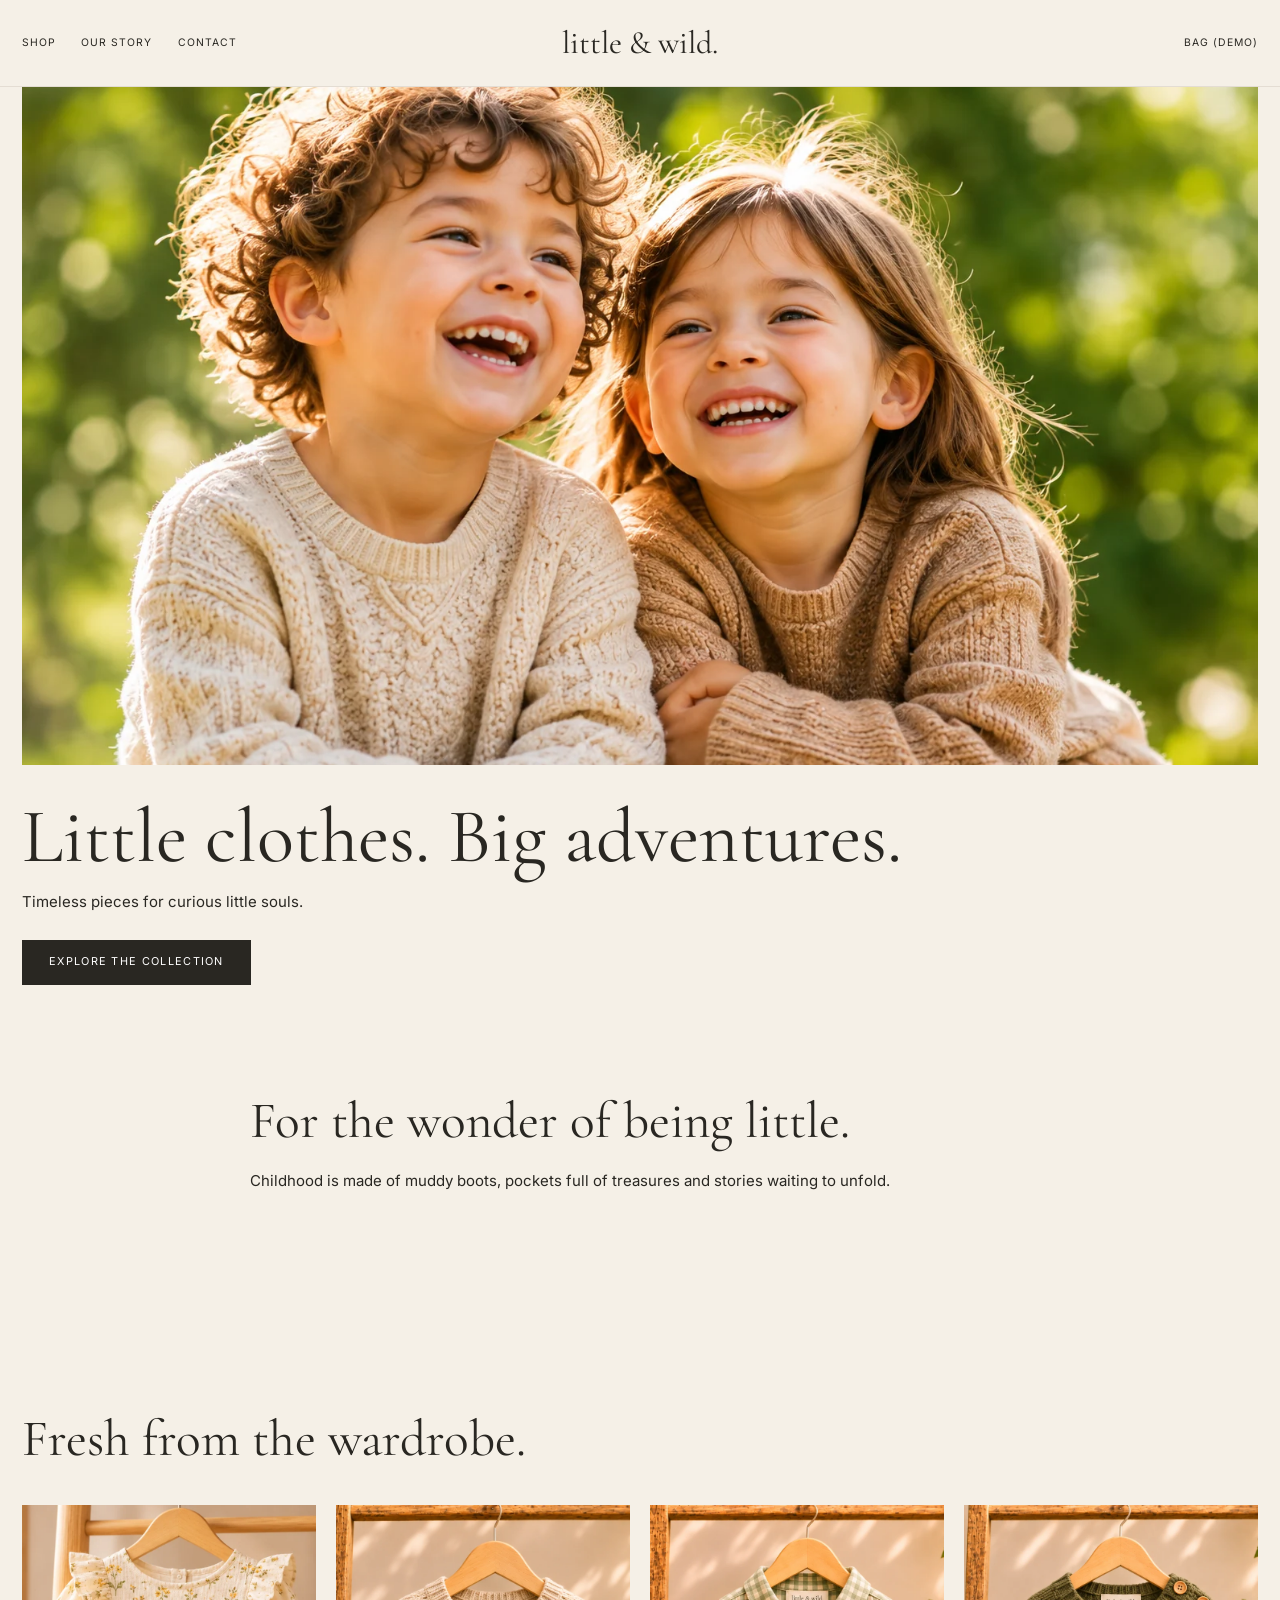
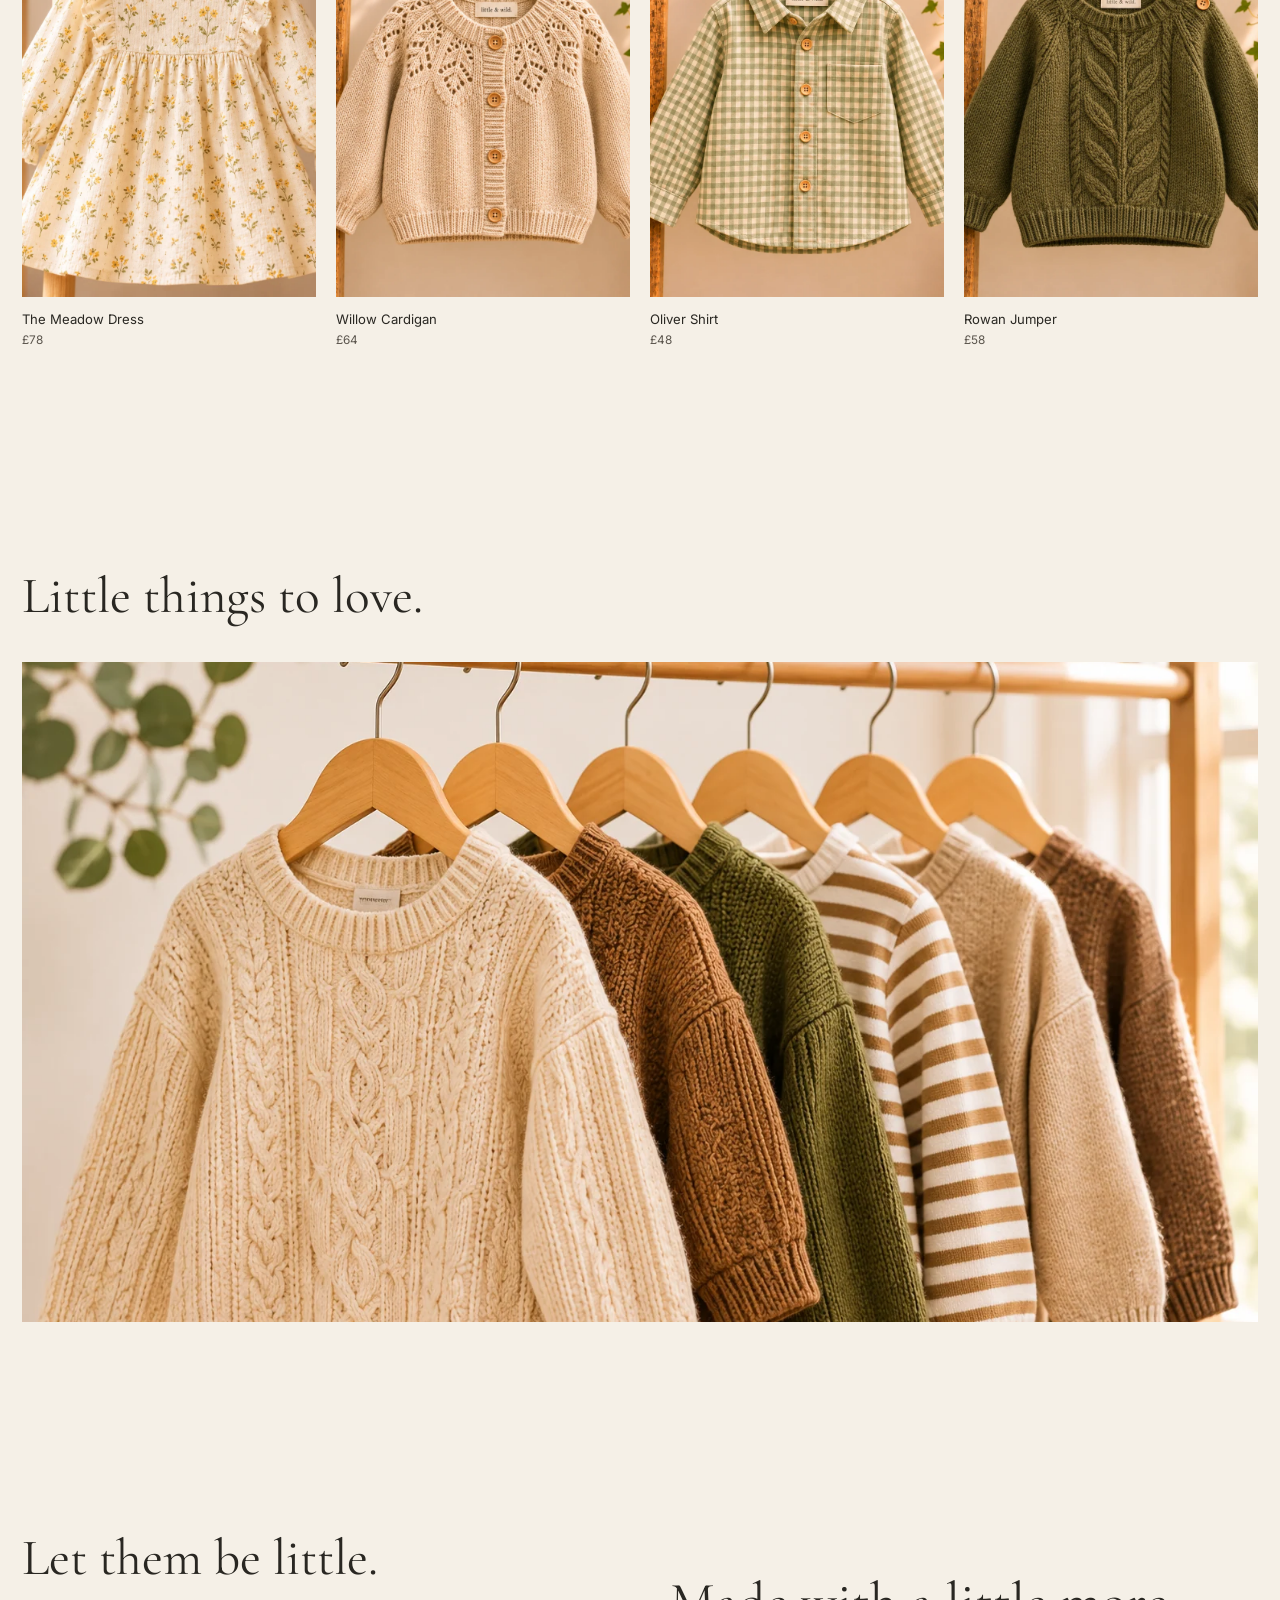
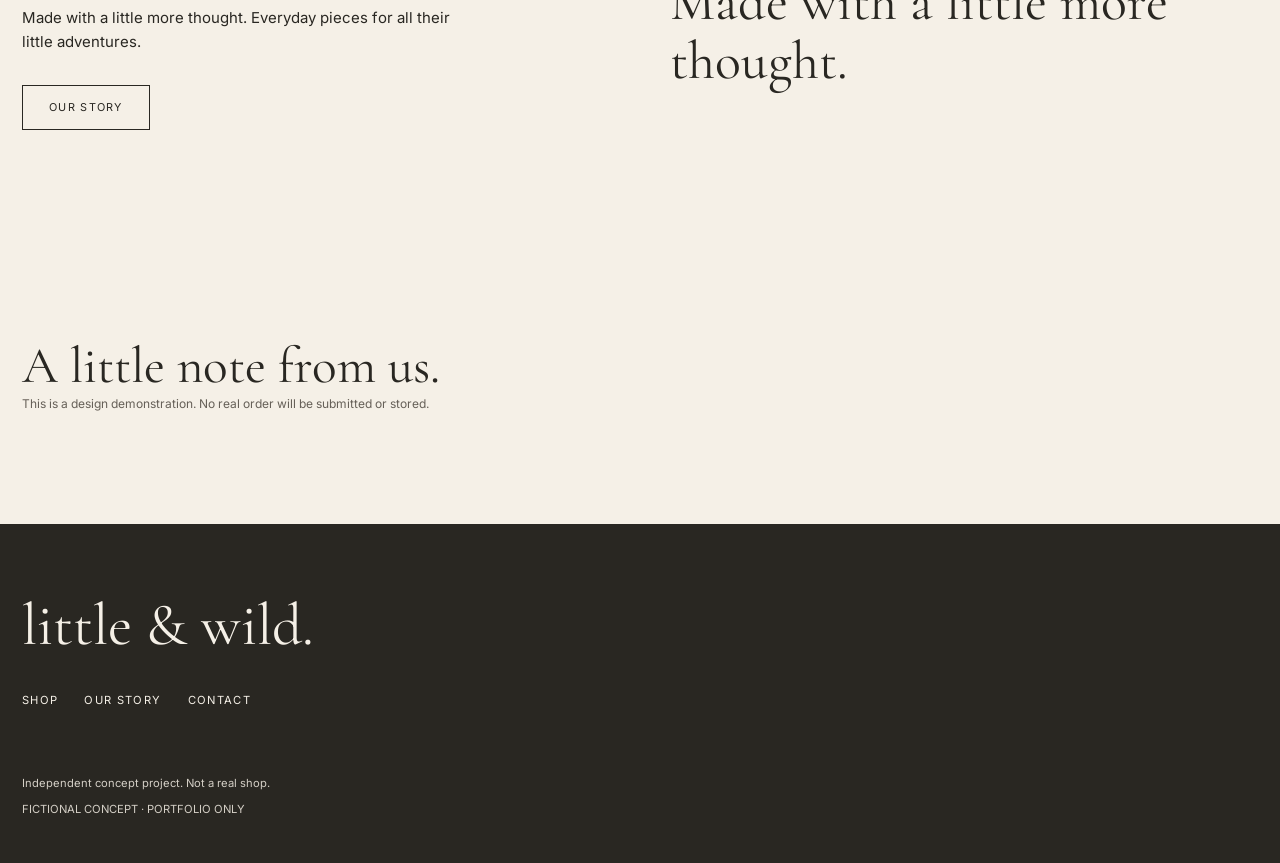
<file: docs/index.html>
<!doctype html>
<html lang="en-GB"
  ><head
    ><meta charset="utf-8" /><meta
      name="viewport"
      content="width=device-width, initial-scale=1"
    /><meta name="robots" content="noindex,nofollow" /><meta
      name="theme-color"
      content="#F5F0E7"
    /><meta
      name="description"
      content="little & wild. — a fictional British childrenswear brand, created as an independent design portfolio concept."
    /><link rel="icon" href="favicon.svg" type="image/svg+xml" /><link
      rel="preconnect"
      href="https://fonts.googleapis.com"
    /><link rel="preconnect" href="https://fonts.gstatic.com" crossorigin /><link
      href="https://fonts.googleapis.com/css2?family=Cormorant+Garamond:wght@400;500&family=Inter:wght@400;500;600&display=swap"
      rel="stylesheet"
    /><link rel="stylesheet" href="css/reset.css" /><link
      rel="stylesheet"
      href="css/variables.css"
    /><link rel="stylesheet" href="css/base.css" /><link
      rel="stylesheet"
      href="css/components.css"
    /><link rel="stylesheet" href="css/pages.css" /><link
      rel="canonical"
      href="https://coco2014-crn.github.io/little-and-wild/"
    /><meta property="og:type" content="website" /><meta
      property="og:site_name"
      content="little &amp; wild."
    /><meta property="og:title" content="Little clothes. Big adventures. | little & wild." /><meta
      property="og:description"
      content="little & wild. — a fictional British childrenswear brand, created as an independent design portfolio concept."
    /><meta property="og:url" content="https://coco2014-crn.github.io/little-and-wild/" /><meta
      property="og:image"
      content="https://coco2014-crn.github.io/little-and-wild/assets/images/IMG-001.webp"
    /><title>Little clothes. Big adventures. | little &amp; wild.</title></head
  ><body
    ><a class="skip-link" href="#main">Skip to content</a><div id="site-header"></div
    ><main id="main"
      ><section class="hero container"
        ><img
          class="hero__image"
          src="assets/images/IMG-001.webp"
          alt="Two happy children enjoying a sunny day outdoors"
          width="1536"
          height="989"
        /><div class="hero__content"
          ><h1>Little clothes. Big adventures.</h1><p>Timeless pieces for curious little souls.</p
          ><a class="btn" href="collection.html">Explore the collection</a></div
        ></section
      ><section class="section container intro"
        ><h2>For the wonder of being little.</h2
        ><p
          >Childhood is made of muddy boots, pockets full of treasures and stories waiting to
          unfold.</p
        ></section
      ><section class="section container"
        ><h2 class="section-heading">Fresh from the wardrobe.</h2
        ><ul class="product-grid"
          ><li class="product-card"
            ><a class="product-card__link" href="product.html?id=LW-001"
              ><img
                class="product-card__image"
                src="assets/images/IMG-007.webp"
                alt="The Meadow Dress in Ivory Floral"
                width="600"
                height="800"
                loading="lazy"
              /><p class="product-card__name">The Meadow Dress</p
              ><p class="product-card__price">£78</p></a
            ></li
          ><li class="product-card"
            ><a class="product-card__link" href="product.html?id=LW-005"
              ><img
                class="product-card__image"
                src="assets/images/IMG-011.webp"
                alt="Willow Cardigan in Oat"
                width="600"
                height="800"
                loading="lazy"
              /><p class="product-card__name">Willow Cardigan</p
              ><p class="product-card__price">£64</p></a
            ></li
          ><li class="product-card"
            ><a class="product-card__link" href="product.html?id=LW-009"
              ><img
                class="product-card__image"
                src="assets/images/IMG-015.webp"
                alt="Oliver Shirt in Sage Check"
                width="600"
                height="800"
                loading="lazy"
              /><p class="product-card__name">Oliver Shirt</p
              ><p class="product-card__price">£48</p></a
            ></li
          ><li class="product-card"
            ><a class="product-card__link" href="product.html?id=LW-006"
              ><img
                class="product-card__image"
                src="assets/images/IMG-012.webp"
                alt="Rowan Jumper in Moss"
                width="600"
                height="800"
                loading="lazy"
              /><p class="product-card__name">Rowan Jumper</p
              ><p class="product-card__price">£58</p></a
            ></li
          ></ul
        ></section
      ><section class="section container"
        ><h2 class="section-heading">Little things to love.</h2
        ><img
          class="editorial-image"
          src="assets/images/IMG-002.webp"
          alt="Thoughtfully selected children's knitwear on wooden hangers"
          loading="lazy"
          width="1536"
          height="1024" /></section
      ><section class="section container story-teaser"
        ><div class="story-teaser__copy"
          ><h2>Let them be little.</h2
          ><p>Made with a little more thought. Everyday pieces for all their little adventures.</p
          ><a class="btn btn--outline" href="our-story.html">Our story</a></div
        ><p class="tagline">Made with a little more thought.</p></section
      ><section class="section container"
        ><h2>A little note from us.</h2
        ><p class="demo-note"
          >This is a design demonstration. No real order will be submitted or stored.</p
        ></section
      ></main
    ><div id="site-footer"></div
    ><script src="js/main.js" defer></script></body
></html>
</file>
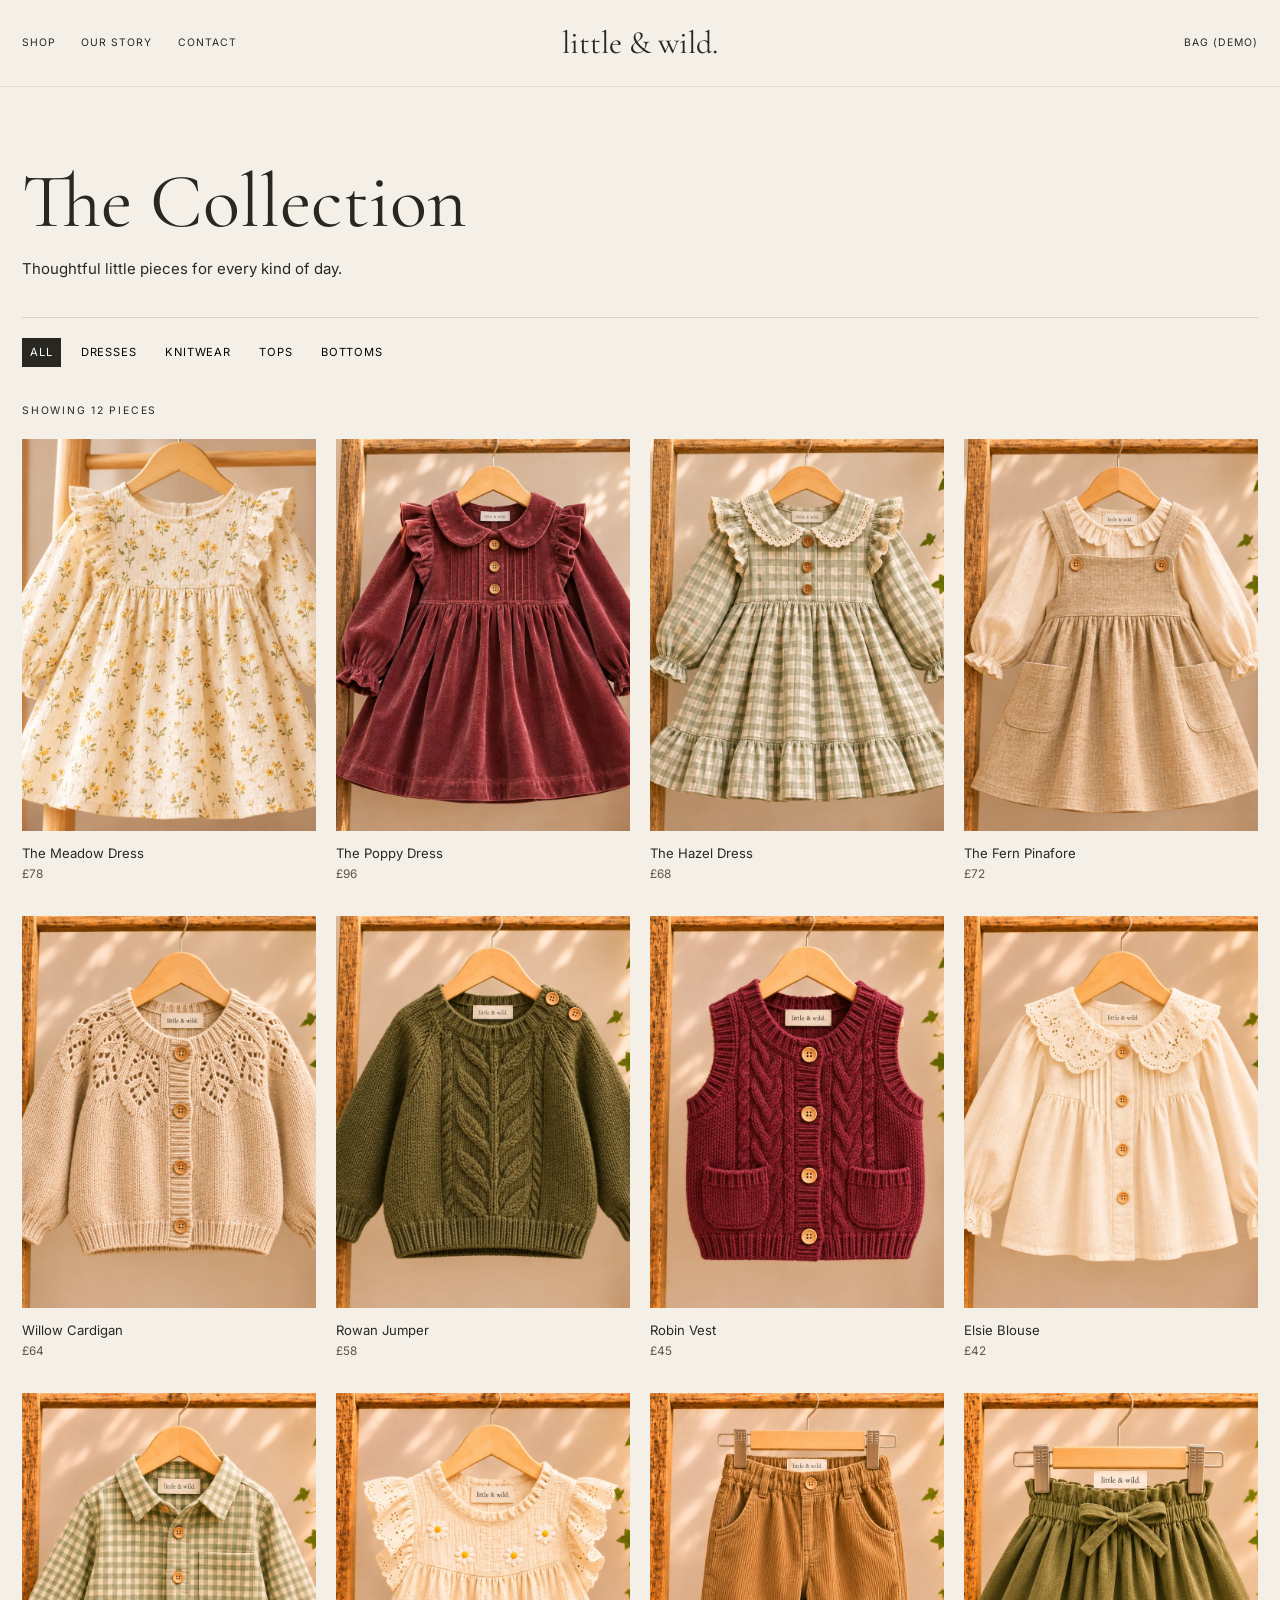
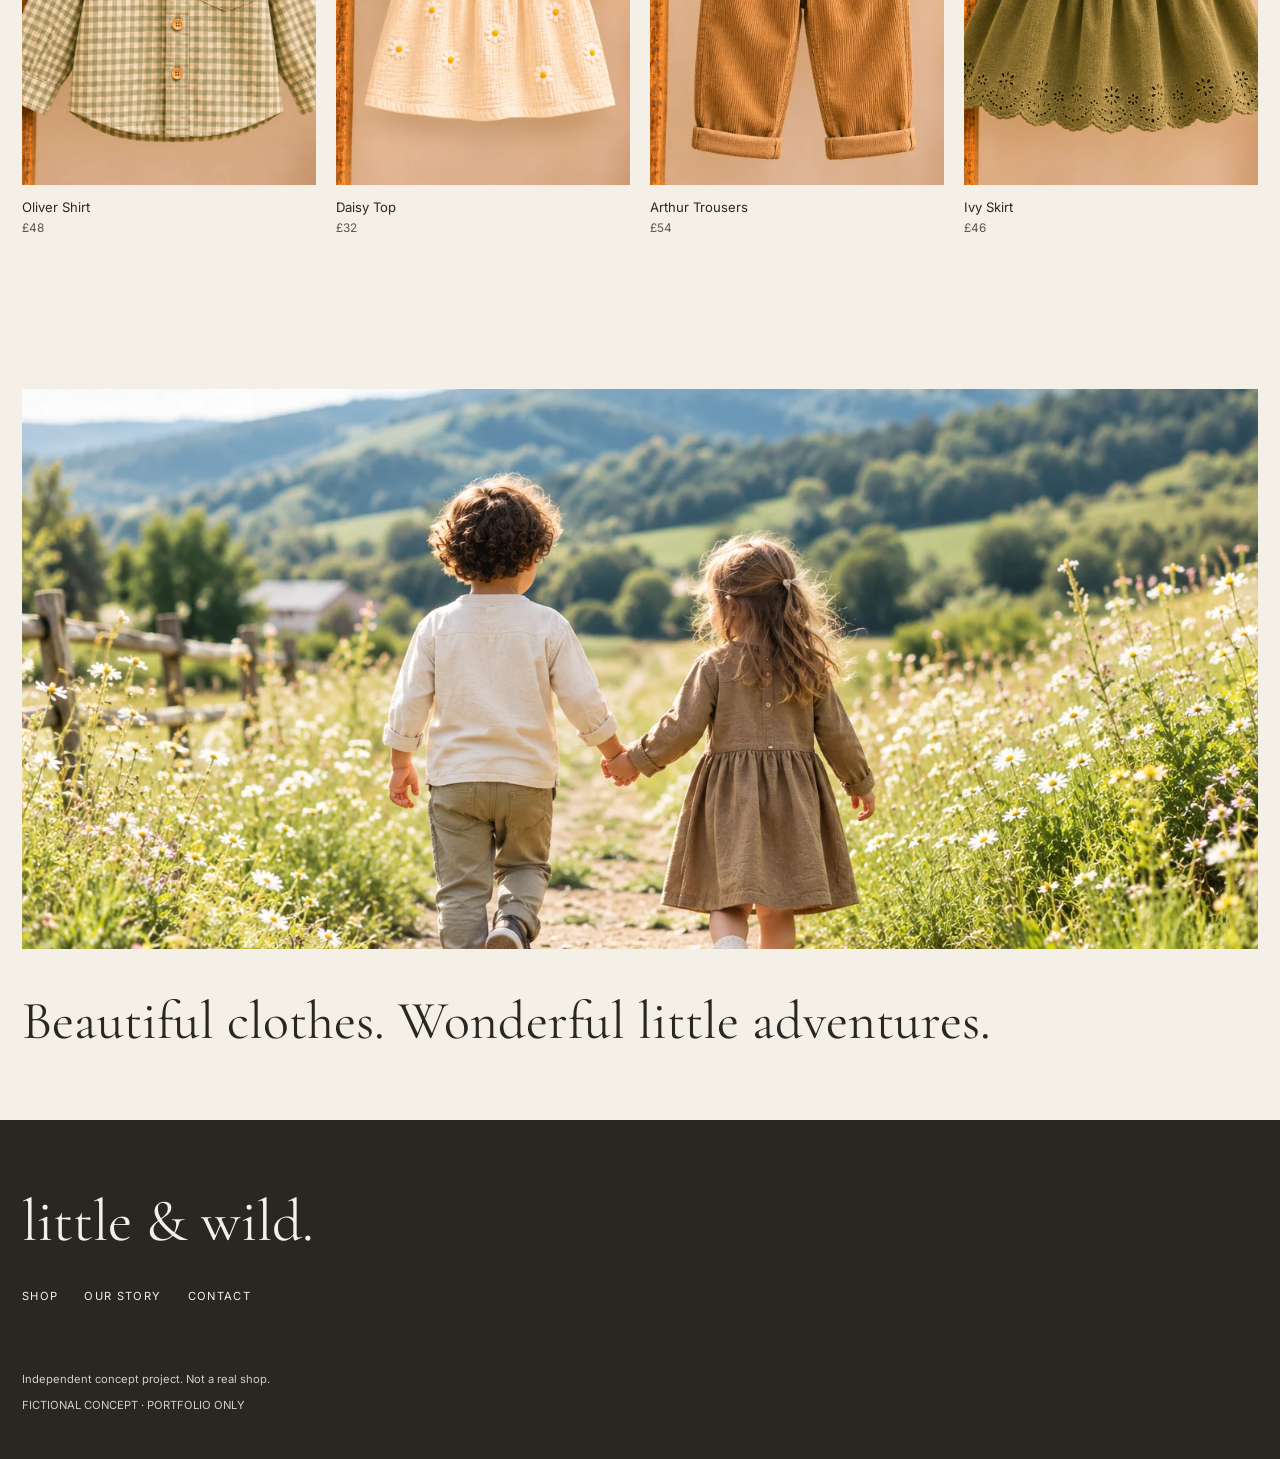
<file: docs/collection.html>
<!doctype html>
<html lang="en-GB"
  ><head
    ><meta charset="utf-8" /><meta
      name="viewport"
      content="width=device-width, initial-scale=1"
    /><meta name="robots" content="noindex,nofollow" /><meta
      name="theme-color"
      content="#F5F0E7"
    /><meta
      name="description"
      content="little & wild. — a fictional British childrenswear brand, created as an independent design portfolio concept."
    /><link rel="icon" href="favicon.svg" type="image/svg+xml" /><link
      rel="preconnect"
      href="https://fonts.googleapis.com"
    /><link rel="preconnect" href="https://fonts.gstatic.com" crossorigin /><link
      href="https://fonts.googleapis.com/css2?family=Cormorant+Garamond:wght@400;500&family=Inter:wght@400;500;600&display=swap"
      rel="stylesheet"
    /><link rel="stylesheet" href="css/reset.css" /><link
      rel="stylesheet"
      href="css/variables.css"
    /><link rel="stylesheet" href="css/base.css" /><link
      rel="stylesheet"
      href="css/components.css"
    /><link rel="stylesheet" href="css/pages.css" /><link
      rel="canonical"
      href="https://coco2014-crn.github.io/little-and-wild/collection.html"
    /><meta property="og:type" content="website" /><meta
      property="og:site_name"
      content="little &amp; wild."
    /><meta property="og:title" content="The Collection | little & wild." /><meta
      property="og:description"
      content="little & wild. — a fictional British childrenswear brand, created as an independent design portfolio concept."
    /><meta
      property="og:url"
      content="https://coco2014-crn.github.io/little-and-wild/collection.html"
    /><meta
      property="og:image"
      content="https://coco2014-crn.github.io/little-and-wild/assets/images/IMG-003.webp"
    /><title>The Collection | little &amp; wild.</title></head
  ><body
    ><a class="skip-link" href="#main">Skip to content</a><div id="site-header"></div
    ><main id="main"
      ><div class="container"
        ><section class="collection-header"
          ><h1>The Collection</h1><p>Thoughtful little pieces for every kind of day.</p></section
        ><div class="filters" role="group" aria-label="Filter products"
          ><button class="filter" data-category="All" aria-pressed="true">All</button
          ><button class="filter" data-category="Dresses" aria-pressed="false">Dresses</button
          ><button class="filter" data-category="Knitwear" aria-pressed="false">Knitwear</button
          ><button class="filter" data-category="Tops" aria-pressed="false">Tops</button
          ><button class="filter" data-category="Bottoms" aria-pressed="false">Bottoms</button></div
        ><p class="eyebrow" id="result-count" aria-live="polite"></p
        ><ul class="product-grid" id="collection-grid" style="margin-top:20px"></ul
        ><section class="collection-editorial"
          ><img
            src="assets/images/IMG-003.webp"
            alt="Children walking together through the British countryside"
            width="1536"
            height="1024"
            loading="lazy"
          /><p class="tagline">Beautiful clothes. Wonderful little adventures.</p></section
        ></div
      ></main
    ><div id="site-footer"></div
    ><script src="js/main.js" defer></script
    ><script type="module" src="js/collection.js"></script></body
></html>
</file>
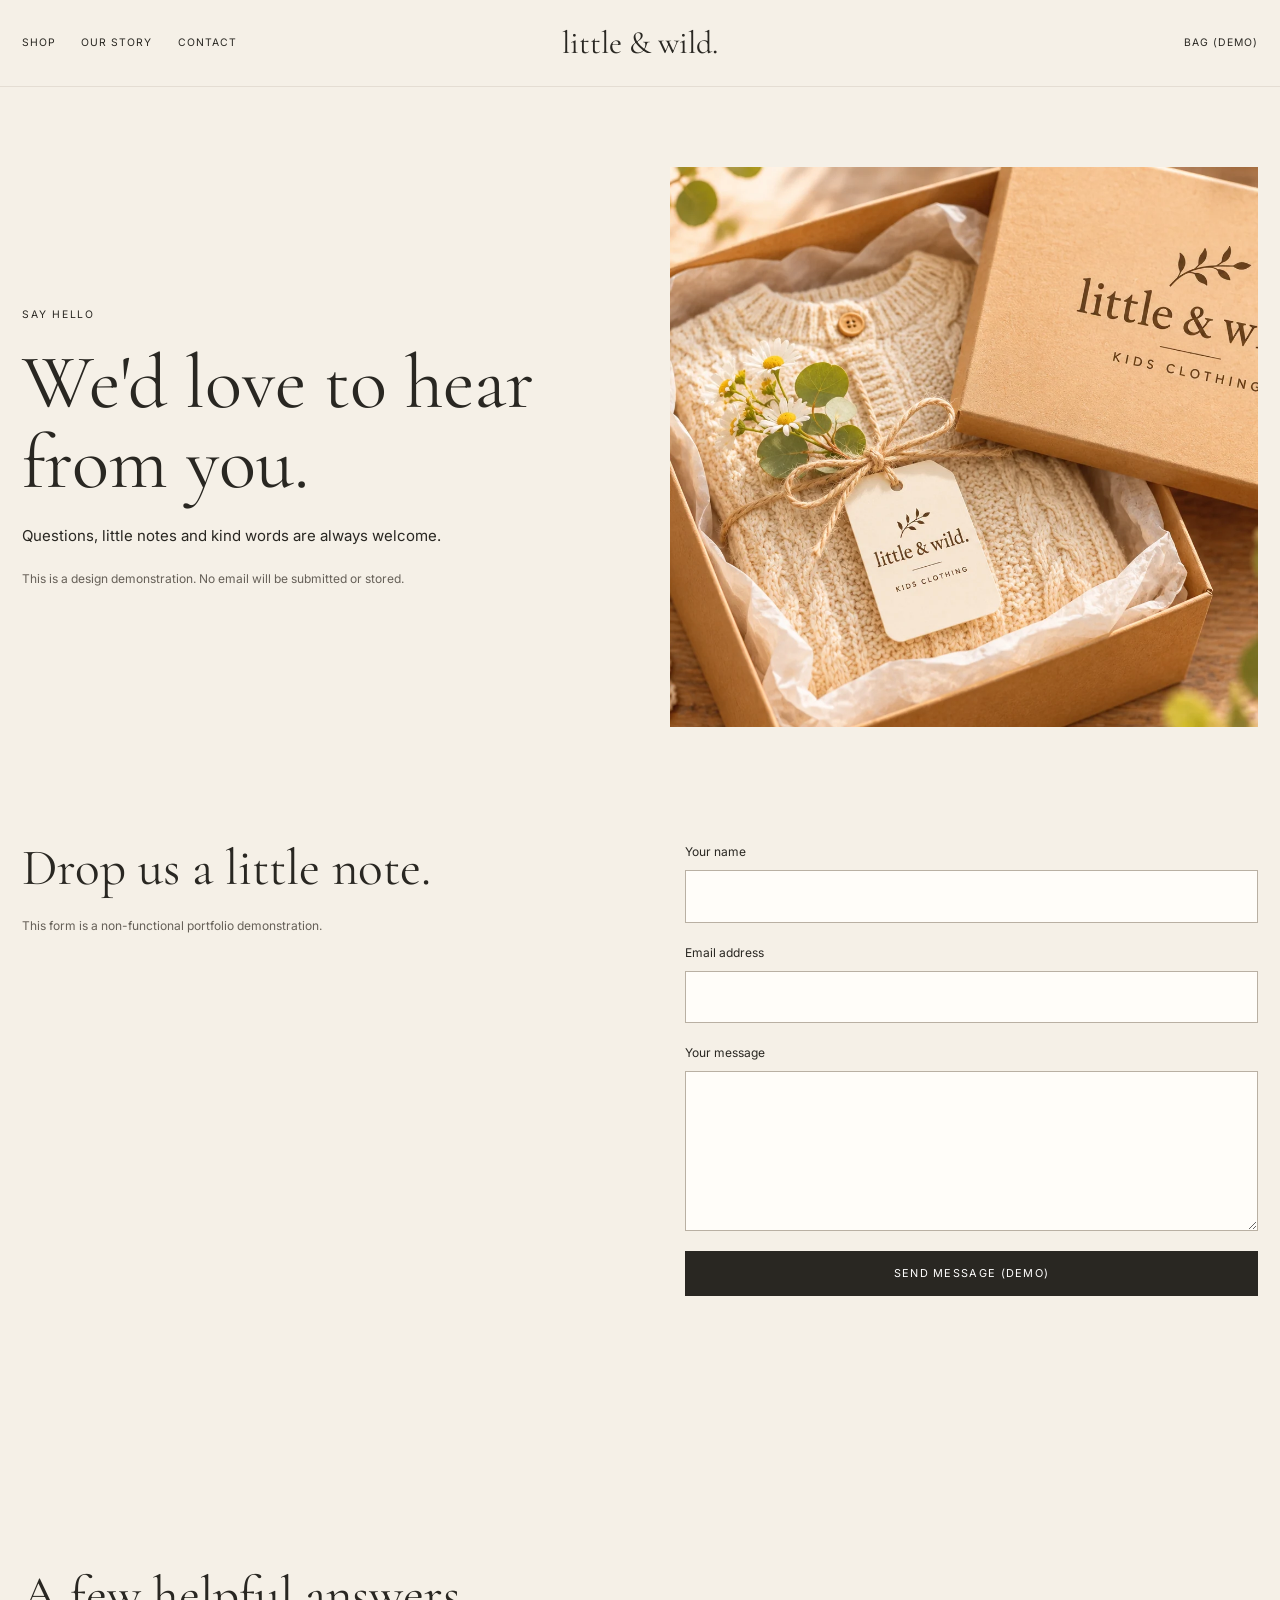
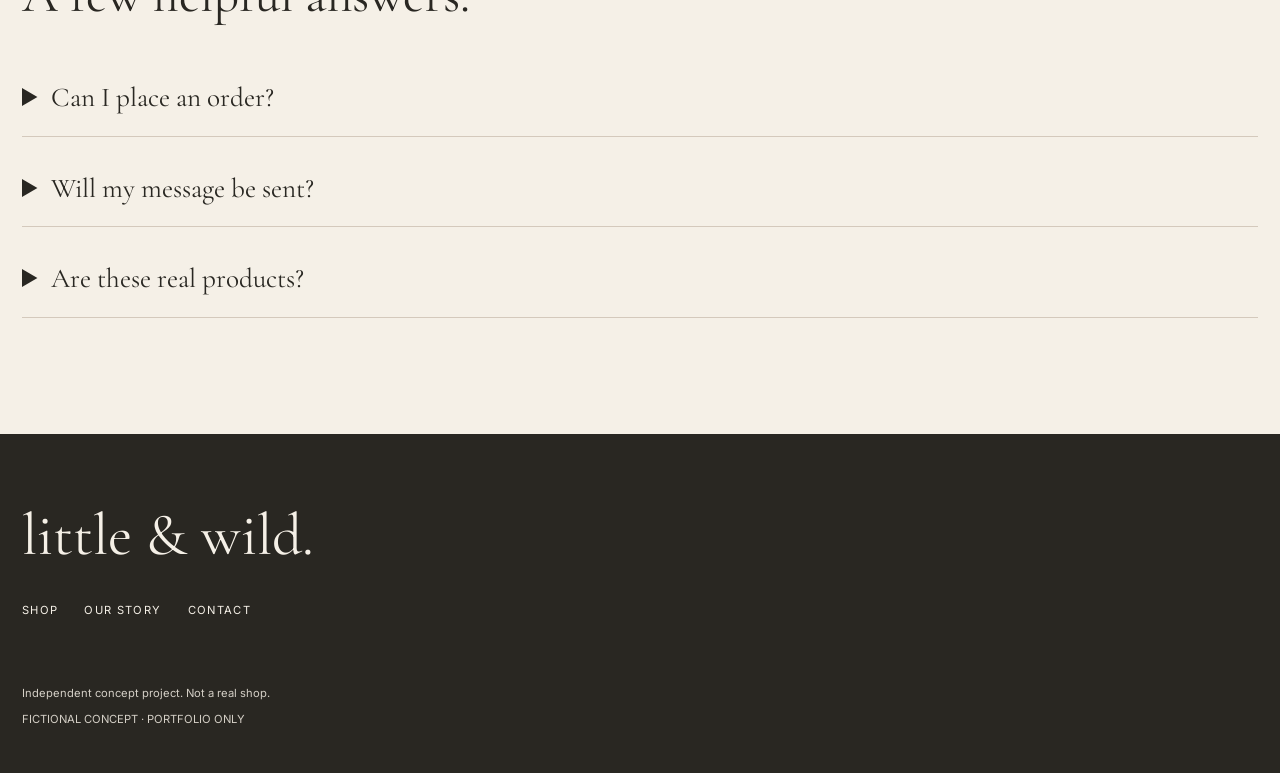
<file: docs/contact.html>
<!doctype html>
<html lang="en-GB"
  ><head
    ><meta charset="utf-8" /><meta
      name="viewport"
      content="width=device-width, initial-scale=1"
    /><meta name="robots" content="noindex,nofollow" /><meta
      name="theme-color"
      content="#F5F0E7"
    /><meta
      name="description"
      content="little & wild. — a fictional British childrenswear brand, created as an independent design portfolio concept."
    /><link rel="icon" href="favicon.svg" type="image/svg+xml" /><link
      rel="preconnect"
      href="https://fonts.googleapis.com"
    /><link rel="preconnect" href="https://fonts.gstatic.com" crossorigin /><link
      href="https://fonts.googleapis.com/css2?family=Cormorant+Garamond:wght@400;500&family=Inter:wght@400;500;600&display=swap"
      rel="stylesheet"
    /><link rel="stylesheet" href="css/reset.css" /><link
      rel="stylesheet"
      href="css/variables.css"
    /><link rel="stylesheet" href="css/base.css" /><link
      rel="stylesheet"
      href="css/components.css"
    /><link rel="stylesheet" href="css/pages.css" /><link
      rel="canonical"
      href="https://coco2014-crn.github.io/little-and-wild/contact.html"
    /><meta property="og:type" content="website" /><meta
      property="og:site_name"
      content="little &amp; wild."
    /><meta property="og:title" content="Contact | little & wild." /><meta
      property="og:description"
      content="little & wild. — a fictional British childrenswear brand, created as an independent design portfolio concept."
    /><meta
      property="og:url"
      content="https://coco2014-crn.github.io/little-and-wild/contact.html"
    /><meta
      property="og:image"
      content="https://coco2014-crn.github.io/little-and-wild/assets/images/IMG-006.webp"
    /><title>Contact | little &amp; wild.</title></head
  ><body
    ><a class="skip-link" href="#main">Skip to content</a><div id="site-header"></div
    ><main id="main"
      ><div class="container"
        ><section class="contact-hero"
          ><div
            ><p class="eyebrow">Say hello</p><h1>We'd love to hear from you.</h1
            ><p>Questions, little notes and kind words are always welcome.</p
            ><p class="demo-note"
              >This is a design demonstration. No email will be submitted or stored.</p
            ></div
          ><img
            src="assets/images/IMG-006.webp"
            alt="A carefully wrapped parcel in warm natural light"
            width="1536"
            height="1024" /></section
        ><section class="section contact-layout"
          ><div
            ><h2>Drop us a little note.</h2
            ><p class="demo-note" style="margin-top:20px"
              >This form is a non-functional portfolio demonstration.</p
            ></div
          ><form class="contact-form" data-demo-contact
            ><div class="field"
              ><label for="name">Your name</label
              ><input id="name" name="name" autocomplete="name" required /></div
            ><div class="field"
              ><label for="email">Email address</label
              ><input id="email" name="email" type="email" autocomplete="email" required /></div
            ><div class="field"
              ><label for="message">Your message</label
              ><textarea id="message" name="message" required></textarea></div
            ><button class="btn" type="submit">SEND MESSAGE (DEMO)</button
            ><p
              id="form-status"
              class="form-status"
              role="status"
              aria-live="polite"
            ></p></form></section
        ><section class="section"
          ><h2 class="section-heading">A few helpful answers.</h2
          ><div class="faq"
            ><details
              ><summary>Can I place an order?</summary
              ><p
                >No. little &amp; wild. is a fictional portfolio concept and does not sell
                products.</p
              ></details
            ><details
              ><summary>Will my message be sent?</summary
              ><p>No. This demonstration does not transmit or store your message.</p></details
            ><details
              ><summary>Are these real products?</summary
              ><p>All products are presented for design demonstration purposes only.</p></details
            ></div
          ></section
        ></div
      ></main
    ><div id="site-footer"></div
    ><script src="js/main.js" defer></script></body
></html>
</file>
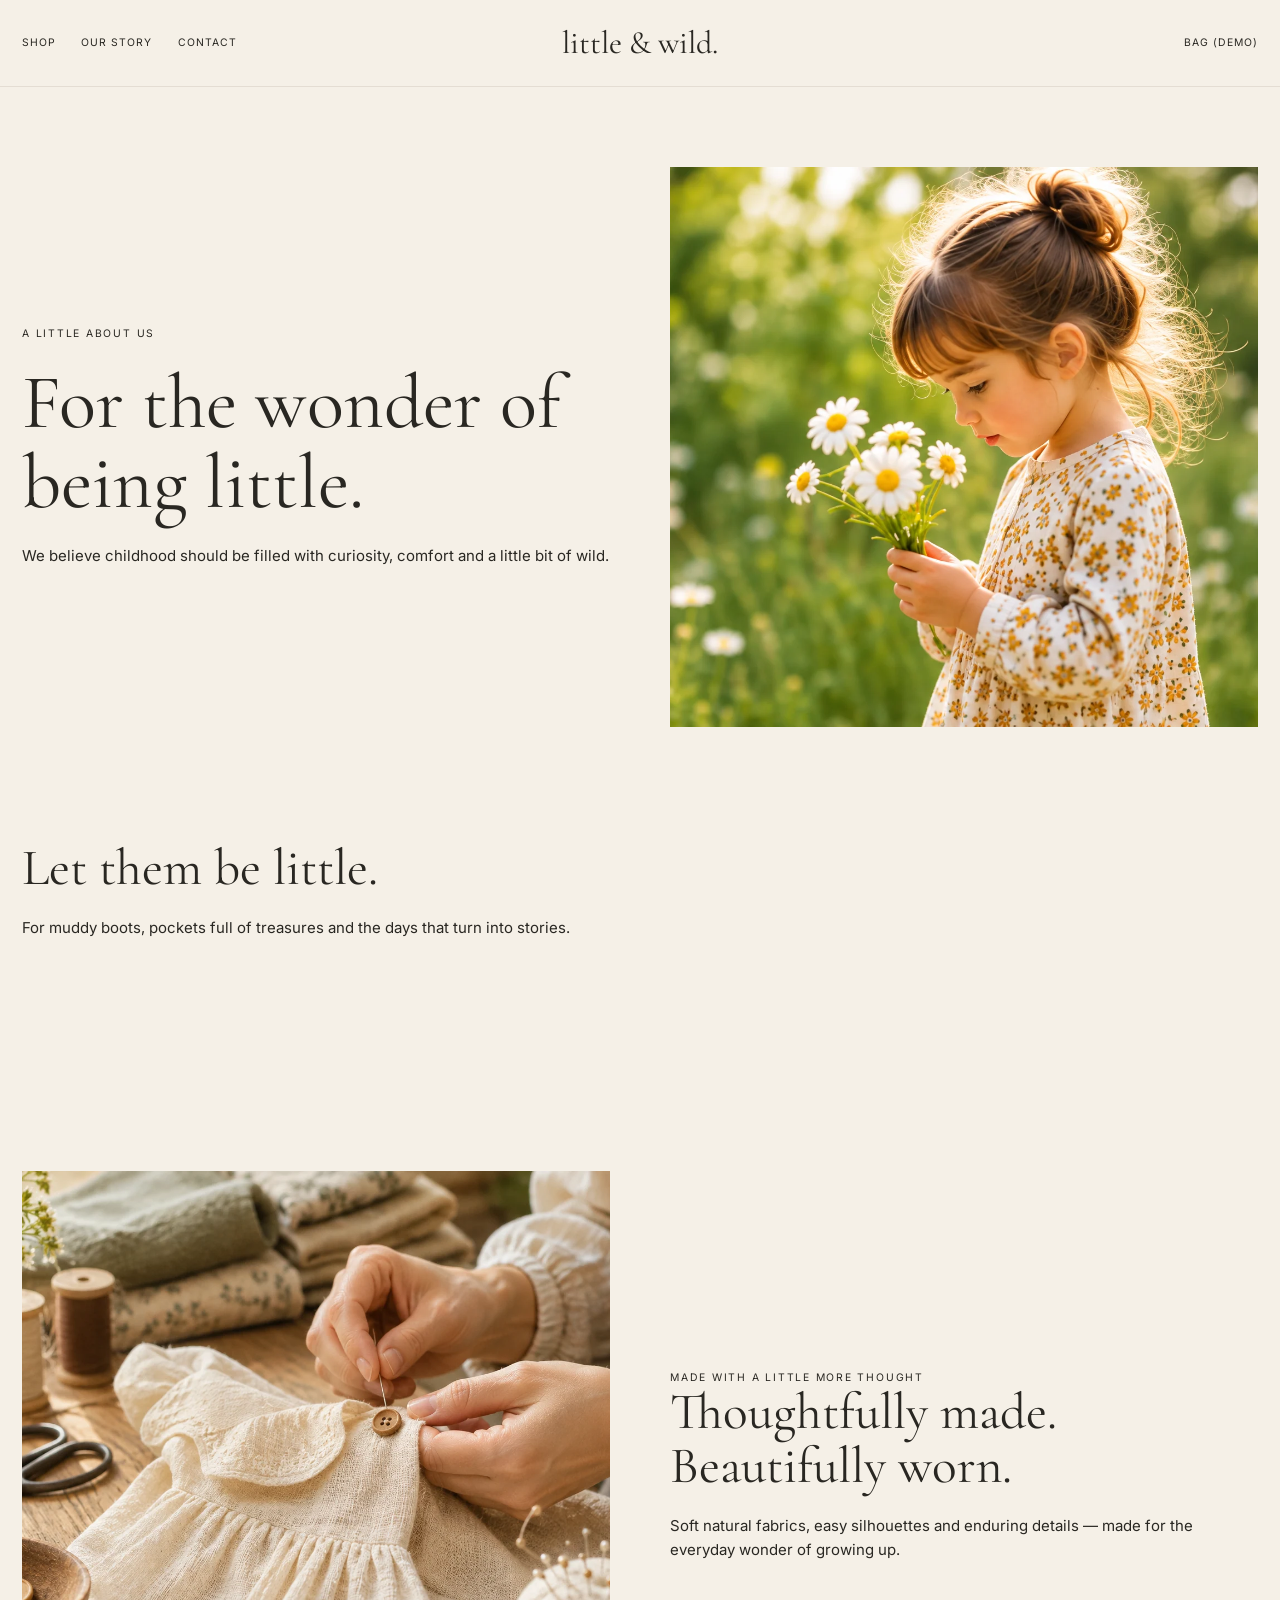
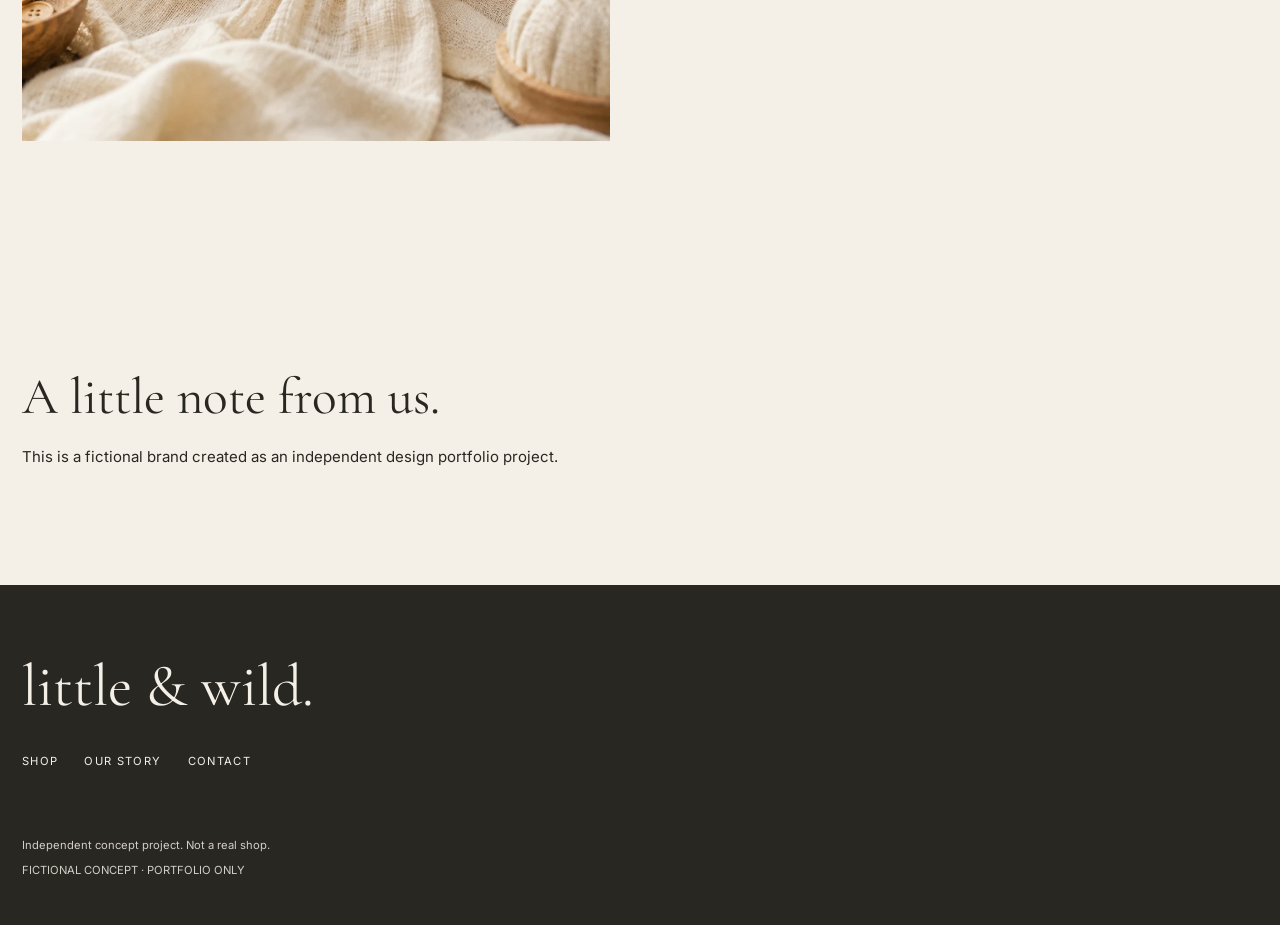
<file: docs/our-story.html>
<!doctype html>
<html lang="en-GB"
  ><head
    ><meta charset="utf-8" /><meta
      name="viewport"
      content="width=device-width, initial-scale=1"
    /><meta name="robots" content="noindex,nofollow" /><meta
      name="theme-color"
      content="#F5F0E7"
    /><meta
      name="description"
      content="little & wild. — a fictional British childrenswear brand, created as an independent design portfolio concept."
    /><link rel="icon" href="favicon.svg" type="image/svg+xml" /><link
      rel="preconnect"
      href="https://fonts.googleapis.com"
    /><link rel="preconnect" href="https://fonts.gstatic.com" crossorigin /><link
      href="https://fonts.googleapis.com/css2?family=Cormorant+Garamond:wght@400;500&family=Inter:wght@400;500;600&display=swap"
      rel="stylesheet"
    /><link rel="stylesheet" href="css/reset.css" /><link
      rel="stylesheet"
      href="css/variables.css"
    /><link rel="stylesheet" href="css/base.css" /><link
      rel="stylesheet"
      href="css/components.css"
    /><link rel="stylesheet" href="css/pages.css" /><link
      rel="canonical"
      href="https://coco2014-crn.github.io/little-and-wild/our-story.html"
    /><meta property="og:type" content="website" /><meta
      property="og:site_name"
      content="little &amp; wild."
    /><meta property="og:title" content="Our Story | little & wild." /><meta
      property="og:description"
      content="little & wild. — a fictional British childrenswear brand, created as an independent design portfolio concept."
    /><meta
      property="og:url"
      content="https://coco2014-crn.github.io/little-and-wild/our-story.html"
    /><meta
      property="og:image"
      content="https://coco2014-crn.github.io/little-and-wild/assets/images/IMG-004.webp"
    /><title>Our Story | little &amp; wild.</title></head
  ><body
    ><a class="skip-link" href="#main">Skip to content</a><div id="site-header"></div
    ><main id="main"
      ><div class="container"
        ><section class="story-hero"
          ><div
            ><p class="eyebrow">A little about us</p><h1>For the wonder of being little.</h1
            ><p
              >We believe childhood should be filled with curiosity, comfort and a little bit of
              wild.</p
            ></div
          ><img
            src="assets/images/IMG-004.webp"
            alt="A child gathering wildflowers in the countryside"
            width="1536"
            height="1024" /></section
        ><section class="section intro"
          ><h2>Let them be little.</h2
          ><p
            >For muddy boots, pockets full of treasures and the days that turn into stories.</p
          ></section
        ><section class="section story-values"
          ><img
            src="assets/images/IMG-005.webp"
            alt="Natural fabrics and thoughtful garment making"
            width="1536"
            height="1024"
            loading="lazy"
          /><div
            ><p class="eyebrow">Made with a little more thought</p
            ><h2>Thoughtfully made. Beautifully worn.</h2
            ><p
              >Soft natural fabrics, easy silhouettes and enduring details — made for the everyday
              wonder of growing up.</p
            ></div
          ></section
        ><section class="section intro"
          ><h2>A little note from us.</h2
          ><p
            >This is a fictional brand created as an independent design portfolio project.</p
          ></section
        ></div
      ></main
    ><div id="site-footer"></div
    ><script src="js/main.js" defer></script></body
></html>
</file>
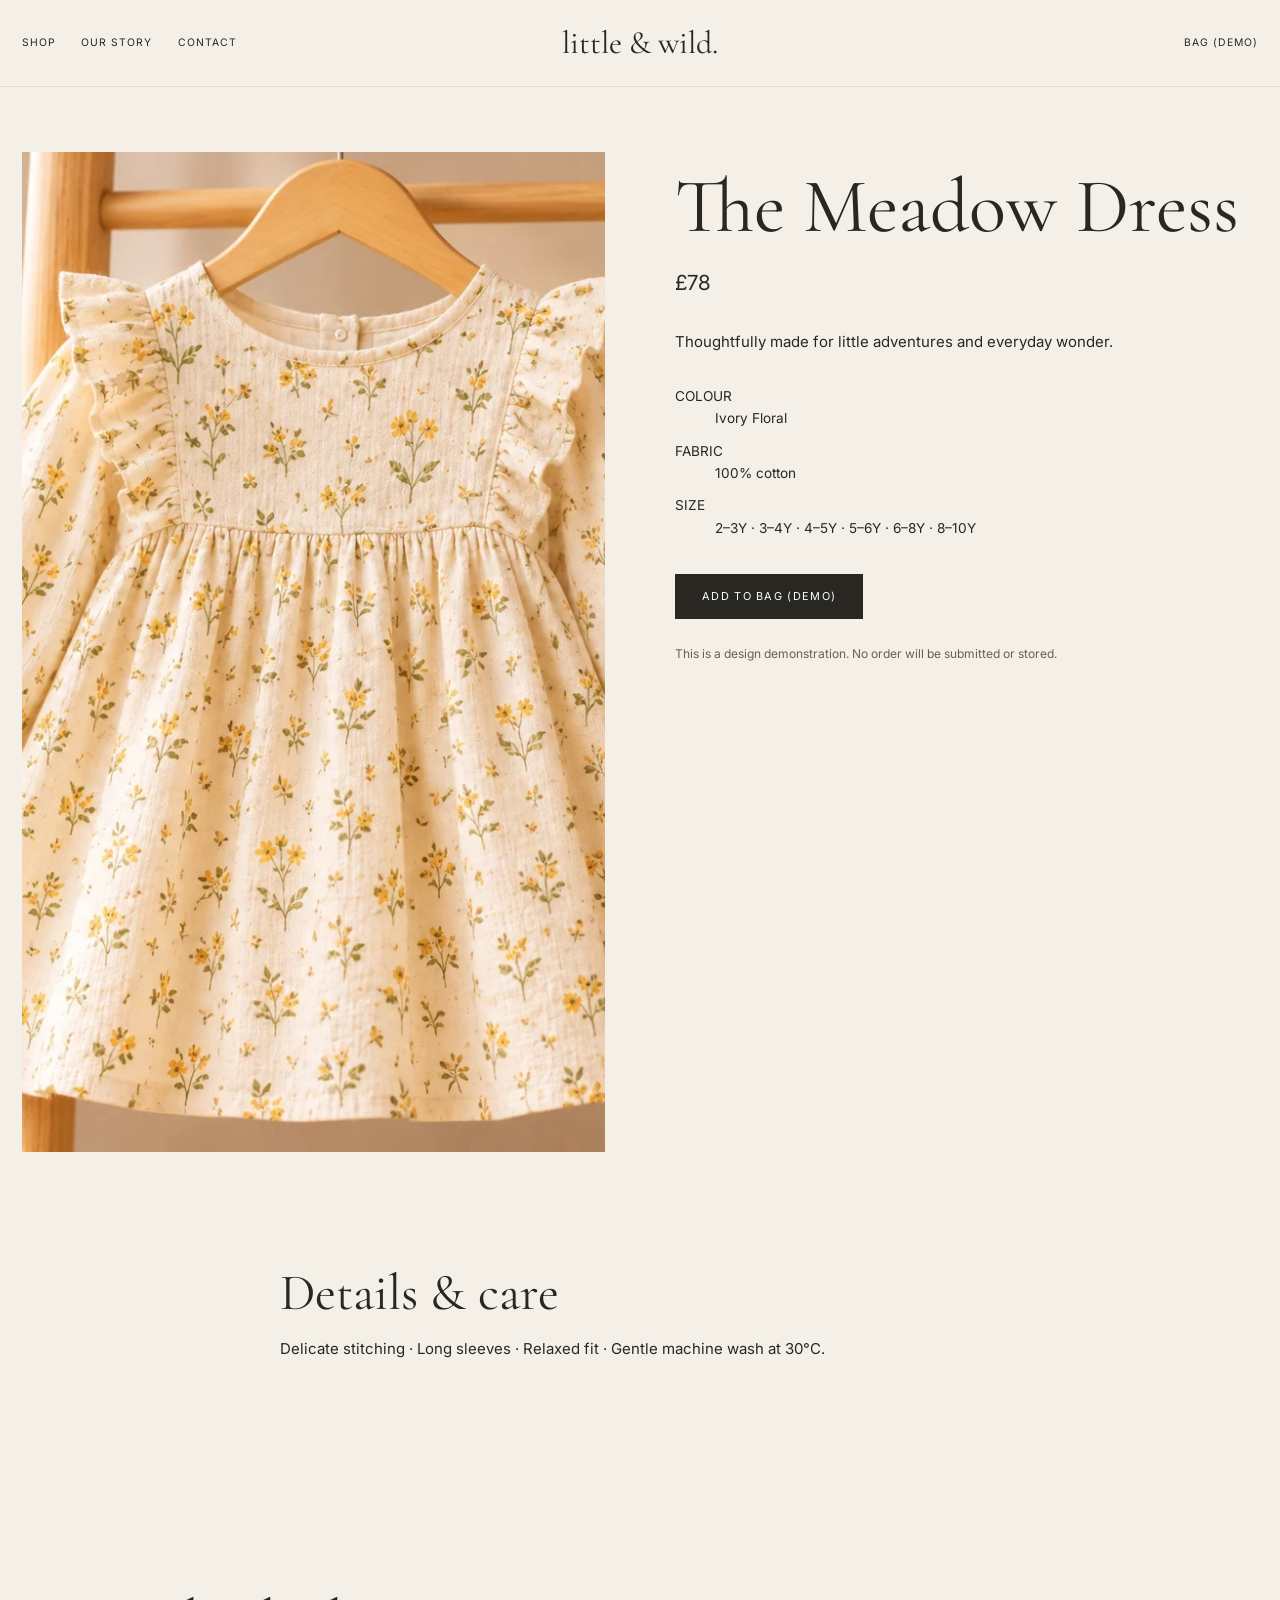
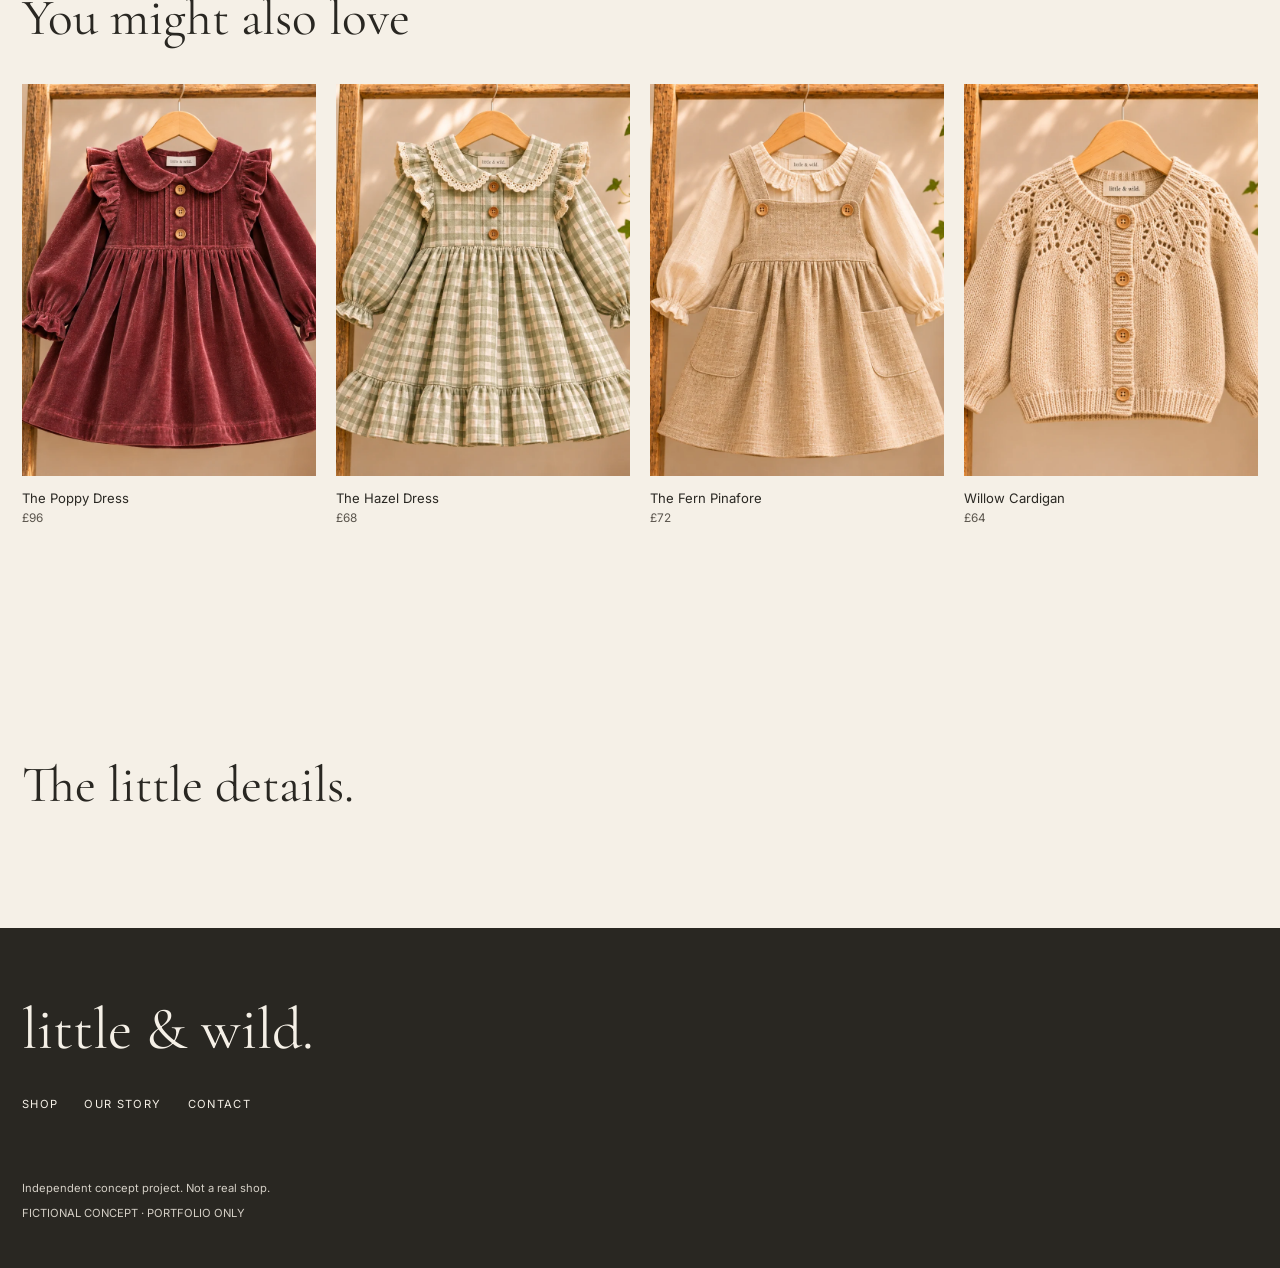
<file: docs/product.html>
<!doctype html>
<html lang="en-GB"
  ><head
    ><meta charset="utf-8" /><meta
      name="viewport"
      content="width=device-width, initial-scale=1"
    /><meta name="robots" content="noindex,nofollow" /><meta
      name="theme-color"
      content="#F5F0E7"
    /><meta
      name="description"
      content="little & wild. — a fictional British childrenswear brand, created as an independent design portfolio concept."
    /><link rel="icon" href="favicon.svg" type="image/svg+xml" /><link
      rel="preconnect"
      href="https://fonts.googleapis.com"
    /><link rel="preconnect" href="https://fonts.gstatic.com" crossorigin /><link
      href="https://fonts.googleapis.com/css2?family=Cormorant+Garamond:wght@400;500&family=Inter:wght@400;500;600&display=swap"
      rel="stylesheet"
    /><link rel="stylesheet" href="css/reset.css" /><link
      rel="stylesheet"
      href="css/variables.css"
    /><link rel="stylesheet" href="css/base.css" /><link
      rel="stylesheet"
      href="css/components.css"
    /><link rel="stylesheet" href="css/pages.css" /><link
      rel="canonical"
      href="https://coco2014-crn.github.io/little-and-wild/product.html"
    /><meta property="og:type" content="website" /><meta
      property="og:site_name"
      content="little &amp; wild."
    /><meta property="og:title" content="Product | little & wild." /><meta
      property="og:description"
      content="little & wild. — a fictional British childrenswear brand, created as an independent design portfolio concept."
    /><meta
      property="og:url"
      content="https://coco2014-crn.github.io/little-and-wild/product.html"
    /><meta
      property="og:image"
      content="https://coco2014-crn.github.io/little-and-wild/assets/images/IMG-007.webp"
    /><title>Product | little &amp; wild.</title></head
  ><body
    ><a class="skip-link" href="#main">Skip to content</a><div id="site-header"></div
    ><main id="main"
      ><div id="product-content"
        ><section class="container product-detail"
          ><img
            id="product-image"
            class="product-detail__image"
            src="assets/images/IMG-007.webp"
            alt="The Meadow Dress in Ivory Floral"
            width="800"
            height="1000"
          /><div class="product-detail__info"
            ><h1 id="product-name">The Meadow Dress</h1
            ><p class="product-detail__price" id="product-price">£78</p
            ><p class="product-detail__description" id="product-description"></p
            ><dl class="product-detail__meta"
              ><div><dt>COLOUR</dt><dd id="product-color"></dd></div
              ><div><dt>FABRIC</dt><dd id="product-material"></dd></div
              ><div><dt>SIZE</dt><dd>2–3Y · 3–4Y · 4–5Y · 5–6Y · 6–8Y · 8–10Y</dd></div></dl
            ><button class="btn" type="button" data-demo-bag>ADD TO BAG (DEMO)</button
            ><p
              class="demo-note"
              id="bag-status"
              role="status"
              aria-live="polite"
              style="margin-top:14px"
            ></p
            ><p class="demo-note" style="margin-top:25px"
              >This is a design demonstration. No order will be submitted or stored.</p
            ></div
          ></section
        ><section class="section container details-copy"
          ><h2>Details &amp; care</h2
          ><p
            >Delicate stitching · Long sleeves · Relaxed fit · Gentle machine wash at 30°C.</p
          ></section
        ><section class="section container"
          ><h2 class="section-heading">You might also love</h2
          ><ul id="related-grid" class="product-grid"></ul></section
        ><section class="section container"><h2>The little details.</h2></section></div
      ></main
    ><div id="site-footer"></div
    ><script src="js/main.js" defer></script
    ><script type="module" src="js/product.js"></script></body
></html>
</file>
<file: docs/css/variables.css>
:root {
  --cream: #f5f0e7;
  --oat: #d8c4ae;
  --sage: #69765f;
  --berry: #873f49;
  --ink: #292722;
  --serif: "Cormorant Garamond", Georgia, serif;
  --sans: "Inter", Arial, sans-serif;
  --container: 1340px;
}
</file>
<file: docs/css/base.css>
body {
  background: var(--cream);
  color: var(--ink);
  font-family: var(--sans);
  font-size: 15px;
  line-height: 1.65;
}
h1,
h2,
h3,
.brand {
  font-family: var(--serif);
  font-weight: 400;
  line-height: 1.05;
}
h1 {
  font-size: clamp(3.3rem, 6vw, 6.4rem);
}
h2 {
  font-size: clamp(2.5rem, 4vw, 4.8rem);
}
h3 {
  font-size: clamp(1.5rem, 2.5vw, 2.3rem);
}
a {
  text-decoration: none;
}
a:hover {
  text-decoration: underline;
}
a:focus-visible,
button:focus-visible,
input:focus-visible,
textarea:focus-visible,
select:focus-visible {
  outline: 3px solid var(--berry);
  outline-offset: 3px;
}
.container {
  width: min(calc(100% - 44px), var(--container));
  margin-inline: auto;
}
.section {
  padding-block: clamp(70px, 9vw, 160px);
}
.eyebrow {
  font-size: 0.65rem;
  letter-spacing: 0.17em;
  text-transform: uppercase;
}
.muted {
  color: #68645d;
}
.btn {
  display: inline-flex;
  align-items: center;
  justify-content: center;
  min-height: 45px;
  padding: 12px 26px;
  border: 1px solid var(--ink);
  background: var(--ink);
  color: white;
  font-size: 0.68rem;
  letter-spacing: 0.12em;
  text-transform: uppercase;
}
.btn:hover {
  background: var(--sage);
  border-color: var(--sage);
  text-decoration: none;
}
.btn--outline {
  background: transparent;
  color: var(--ink);
}
.btn--outline:hover {
  color: white;
}
.section-heading {
  margin-bottom: 38px;
}
.skip-link {
  position: absolute;
  left: 10px;
  top: -100px;
  z-index: 100;
  background: white;
  padding: 12px;
}
.skip-link:focus {
  top: 10px;
}
.sr-only {
  position: absolute;
  width: 1px;
  height: 1px;
  overflow: hidden;
  clip: rect(0, 0, 0, 0);
  white-space: nowrap;
}
img {
  object-fit: cover;
}
.product-card__image {
  display: block;
  height: auto;
}
@media (prefers-reduced-motion: reduce) {
  *,
  *::before,
  *::after {
    scroll-behavior: auto !important;
    animation-duration: 0.01ms !important;
    transition-duration: 0.01ms !important;
  }
}
</file>
<file: docs/css/components.css>
.site-header {
  position: relative;
  z-index: 10;
  border-bottom: 1px solid #e4ddd3;
}
.site-header__inner {
  min-height: 86px;
  display: grid;
  grid-template-columns: 1fr auto 1fr;
  align-items: center;
  gap: 24px;
}
.site-header__nav {
  display: flex;
  gap: 25px;
  font-size: 0.65rem;
  letter-spacing: 0.1em;
}
.site-header__brand {
  font-size: 2rem;
  white-space: nowrap;
}
.site-header__right {
  justify-self: end;
  font-size: 0.65rem;
  letter-spacing: 0.1em;
}
.site-header__toggle {
  display: none;
  border: 0;
  background: transparent;
}
.site-footer {
  background: var(--ink);
  color: var(--cream);
  padding: 70px 0 45px;
}
.site-footer__brand {
  font-size: 3.7rem;
}
.site-footer__nav {
  display: flex;
  gap: 26px;
  margin: 35px 0 65px;
  font-size: 0.7rem;
  letter-spacing: 0.12em;
}
.site-footer__notes {
  display: grid;
  gap: 7px;
  font-size: 0.7rem;
  color: #d4cfc6;
}
.product-grid {
  display: grid;
  grid-template-columns: repeat(4, minmax(0, 1fr));
  gap: 32px 20px;
}
.product-card__image {
  aspect-ratio: 3/4;
  width: 100%;
  background: #e9ddcd;
  object-fit: cover;
}
.product-card__name {
  font-size: 0.82rem;
  margin-top: 12px;
}
.product-card__price {
  font-size: 0.74rem;
  color: #5b554d;
}
.product-card__link:hover {
  text-decoration: none;
}
.product-card__link:hover .product-card__name {
  text-decoration: underline;
}
.demo-note {
  font-size: 0.75rem;
  color: #666058;
}
.field {
  display: grid;
  gap: 8px;
}
.field input,
.field textarea {
  width: 100%;
  border: 1px solid #b9b0a3;
  background: #fffdf9;
  padding: 13px;
  min-height: 48px;
}
.field textarea {
  min-height: 160px;
}
.field label {
  font-size: 0.75rem;
}
.form-status {
  min-height: 1.5em;
}
.tagline {
  font-family: var(--serif);
  font-size: clamp(2.4rem, 4.2vw, 4.7rem);
  line-height: 1.1;
}
@media (max-width: 750px) {
  .site-header__inner {
    min-height: 70px;
    grid-template-columns: 1fr auto 1fr;
  }
  .site-header__nav {
    display: none;
    position: absolute;
    left: 0;
    right: 0;
    top: 100%;
    background: var(--cream);
    padding: 25px;
    box-shadow: 0 8px 15px #0001;
    flex-direction: column;
  }
  .site-header__nav.is-open {
    display: flex;
  }
  .site-header__toggle {
    display: block;
    justify-self: start;
  }
  .site-header__brand {
    font-size: 1.65rem;
  }
  .site-header__right {
    font-size: 0.58rem;
  }
  .site-footer {
    padding: 48px 0 36px;
  }
  .site-footer__brand {
    font-size: 2.8rem;
  }
  .site-footer__nav {
    gap: 20px;
    flex-wrap: wrap;
    margin: 28px 0 60px;
  }
  .product-grid {
    grid-template-columns: repeat(2, minmax(0, 1fr));
    gap: 26px 12px;
  }
}
</file>
<file: docs/css/pages.css>
.hero__image {
  width: 100%;
  height: clamp(360px, 53vw, 720px);
  object-position: center 40%;
}
.hero__content {
  padding-top: 32px;
}
.hero__content p {
  margin: 12px 0 25px;
}
.intro {
  max-width: 780px;
}
.intro p {
  margin-top: 20px;
}
.editorial-image {
  width: 100%;
  max-height: 660px;
  object-fit: cover;
}
.featured__intro {
  margin-bottom: 36px;
}
.story-teaser {
  display: grid;
  grid-template-columns: 1fr 1fr;
  gap: 60px;
  align-items: center;
}
.story-teaser__copy p {
  margin: 20px 0 30px;
  max-width: 440px;
}
.collection-header {
  padding-top: 75px;
  padding-bottom: 36px;
}
.collection-header p {
  margin-top: 14px;
}
.filters {
  display: flex;
  flex-wrap: wrap;
  gap: 12px;
  border-top: 1px solid #d8d0c6;
  padding: 20px 0 35px;
}
.filter {
  border: 0;
  background: none;
  padding: 5px 8px;
  text-transform: uppercase;
  font-size: 0.7rem;
  letter-spacing: 0.08em;
}
.filter[aria-pressed="true"] {
  background: var(--ink);
  color: white;
}
.collection-editorial {
  margin-top: 150px;
}
.collection-editorial img {
  width: 100%;
  height: 560px;
}
.collection-editorial .tagline {
  margin: 42px 0 70px;
}
.product-detail {
  display: grid;
  grid-template-columns: 1fr 1fr;
  gap: 70px;
  padding-top: 65px;
}
.product-detail__image {
  width: 100%;
  aspect-ratio: 4/5;
}
.product-detail__info {
  padding-top: 15px;
}
.product-detail__price {
  font-size: 1.3rem;
  margin: 18px 0;
}
.product-detail__description {
  max-width: 450px;
  margin: 30px 0;
}
.product-detail__meta {
  margin: 25px 0 35px;
  font-size: 0.85rem;
}
.product-detail__meta div {
  margin: 10px 0;
}
.product-detail__actions {
  display: flex;
  gap: 12px;
  flex-wrap: wrap;
}
.details-copy {
  max-width: 720px;
}
.details-copy p {
  margin-top: 16px;
}
.story-hero,
.contact-hero {
  display: grid;
  grid-template-columns: 1fr 1fr;
  align-items: center;
  gap: 60px;
  padding-top: 80px;
}
.story-hero img,
.contact-hero img {
  width: 100%;
  height: 560px;
}
.story-hero p,
.contact-hero p {
  margin: 20px 0;
}
.story-values {
  display: grid;
  grid-template-columns: 1fr 1fr;
  gap: 60px;
  align-items: center;
}
.story-values img {
  width: 100%;
  height: 570px;
}
.story-values p {
  margin-top: 20px;
}
.contact-layout {
  display: grid;
  grid-template-columns: 1fr 1fr;
  gap: 90px;
}
.contact-form {
  display: grid;
  gap: 20px;
}
.faq {
  display: grid;
  gap: 15px;
}
.faq details {
  border-bottom: 1px solid #d4c9bc;
  padding: 15px 0;
}
.faq summary {
  cursor: pointer;
  font-family: var(--serif);
  font-size: 1.7rem;
}
.faq p {
  padding: 12px 0;
}
.not-found {
  padding: 140px 0;
  text-align: center;
}
@media (max-width: 750px) {
  .hero__image {
    height: 470px;
  }
  .hero__content {
    padding-top: 25px;
  }
  .section {
    padding-block: 60px;
  }
  .story-teaser,
  .product-detail,
  .story-hero,
  .contact-hero,
  .story-values,
  .contact-layout {
    grid-template-columns: 1fr;
    gap: 30px;
  }
  .product-detail {
    padding-top: 30px;
  }
  .story-hero,
  .contact-hero {
    padding-top: 35px;
  }
  .story-hero img,
  .contact-hero img,
  .story-values img {
    height: 400px;
  }
  .collection-header {
    padding-top: 40px;
  }
  .collection-editorial {
    margin-top: 90px;
  }
  .collection-editorial img {
    height: 450px;
  }
  .collection-editorial .tagline {
    margin: 28px 0 55px;
  }
  .filters {
    gap: 5px;
  }
  .filter {
    min-height: 44px;
    padding: 10px 8px;
    font-size: 0.75rem;
  }
  .product-card__name {
    font-size: 13px;
    line-height: 1.5;
    margin-top: 12px;
  }
  .product-card__price {
    font-size: 12px;
    line-height: 1.5;
  }
  .product-detail__info {
    padding-top: 0;
  }
  .product-detail__description {
    font-size: 15px;
    line-height: 1.65;
    margin: 24px 0;
  }
  .product-detail__meta {
    font-size: 12px;
    line-height: 1.6;
    margin: 24px 0 30px;
  }
  .contact-layout {
    gap: 45px;
  }
  .field label,
  .demo-note,
  .form-status {
    font-size: 12px;
    line-height: 1.5;
  }
  .faq {
    gap: 8px;
  }
  .faq details {
    padding: 12px 0;
  }
  .faq summary {
    font-size: 1.45rem;
    line-height: 1.25;
  }
  .story-teaser {
    gap: 24px;
  }
  .story-teaser__copy p {
    margin: 16px 0 24px;
  }
  .story-values {
    gap: 30px;
  }
}
@media (max-width: 360px) {
  .site-header__inner {
    gap: 12px;
  }
  .site-header__brand {
    font-size: 1.55rem;
  }
  .site-header__right {
    white-space: nowrap;
    font-size: 0.55rem;
  }
  .site-header__toggle {
    font-size: 0.9rem;
  }
}
@media (min-width: 751px) and (max-width: 900px) {
  .story-hero,
  .contact-hero {
    gap: 40px;
    padding-top: 56px;
  }
  .story-values {
    gap: 40px;
  }
  .contact-layout {
    gap: 48px;
  }
}
@media (min-width: 1100px) {
  .hero ~ .section {
    padding-block: 110px;
  }
  .hero ~ .section.story-teaser {
    padding-block: 100px;
  }
}
</file>
